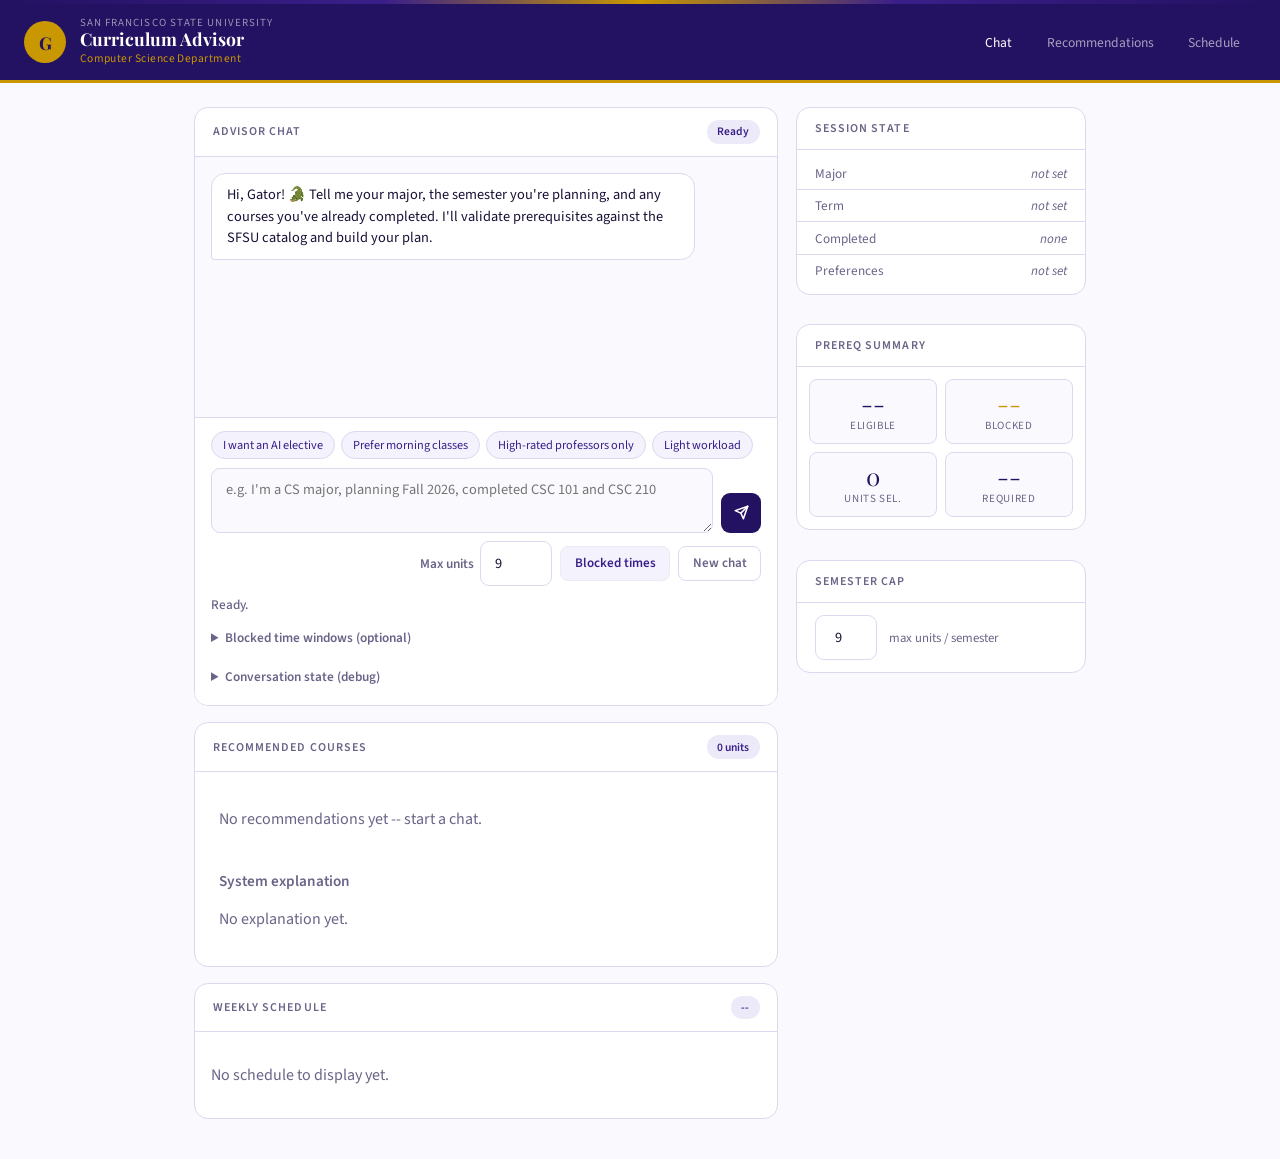
<file: frontend/index.html>
<!doctype html>
<html lang="en">
  <head>
    <meta charset="UTF-8" />
    <meta name="viewport" content="width=device-width, initial-scale=1.0" />
    <title>Curriculum Advisor . SF State CS</title>
    <link rel="stylesheet" href="css/styles.css?v=20260512-1" />
  </head>
  <body>

    <div class="gg-bar"></div>


    <header class="site-header">
      <div class="header-brand">
        <div class="gator-badge">G</div>
        <div class="brand-text">
          <div class="brand-sup">San Francisco State University</div>
          <h1 class="brand-name">Curriculum Advisor</h1>
          <div class="brand-sub">Computer Science Department</div>
        </div>
      </div>
      <nav class="header-nav" aria-label="Main tabs">
        <button class="nav-btn active" data-tab="chat">Chat</button>
        <button class="nav-btn" data-tab="results">Recommendations</button>
        <button class="nav-btn" data-tab="schedule">Schedule</button>
      </nav>
    </header>

    <main class="page-shell">
      <div class="main-grid">

        <div id="tab-content">


          <div id="tab-chat" class="tab-panel">
            <div class="panel chat-panel">
              <div class="panel-header">
                <span class="panel-title">Advisor chat</span>
                <span class="panel-badge" id="chat-term-badge">Ready</span>
              </div>

              <div id="chat-thread" class="chat-thread" aria-live="polite">
                <div class="chat-message chat-message-assistant">
                  <div class="chat-bubble">Hi, Gator! 🐊 Tell me your major, the semester you're planning, and any courses you've already completed. I'll validate prerequisites against the SFSU catalog and build your plan.</div>
                </div>
              </div>

              <div class="chat-footer">
 
                <div class="chat-chips" id="chat-chips">
                  <span class="chip">I want an AI elective</span>
                  <span class="chip">Prefer morning classes</span>
                  <span class="chip">High-rated professors only</span>
                  <span class="chip">Light workload</span>
                </div>

                <form id="chat-form" class="chat-form">
                  <div class="chat-input-row">
                    <textarea
                      id="chat-input"
                      class="chat-input"
                      rows="2"
                      placeholder="e.g. I'm a CS major, planning Fall 2026, completed CSC 101 and CSC 210"
                      required
                    ></textarea>
                    <button type="submit" id="chat-send" class="chat-send" aria-label="Send">
                      <svg width="15" height="15" viewBox="0 0 24 24" fill="none"
                           stroke="currentColor" stroke-width="2.5"
                           stroke-linecap="round" stroke-linejoin="round">
                        <line x1="22" y1="2" x2="11" y2="13"/>
                        <polygon points="22 2 15 22 11 13 2 9 22 2"/>
                      </svg>
                    </button>
                  </div>
                  <div class="chat-form-row">
                    <div class="chat-tools">
                      <label class="chat-tool-label">
                        Max units
                        <input id="chat-max-units" type="number" min="1" max="21" value="9"
                               class="chat-tool-input" />
                      </label>
                      <button type="button" id="chat-blocked-toggle" class="chat-tool-button">
                        Blocked times
                      </button>
                      <button type="button" id="chat-reset"
                              class="chat-tool-button chat-tool-button-secondary">
                        New chat
                      </button>
                    </div>
                  </div>
                </form>

                <p id="chat-status" class="chat-status">Ready.</p>

                <details id="chat-blocked-windows" class="chat-blocked-windows">
                  <summary>Blocked time windows (optional)</summary>
                  <div class="blocked-windows-builder">
                    <div class="blocked-windows-inputs">
                      <select id="blocked-day" class="blocked-day-select">
                        <option>Monday</option><option>Tuesday</option>
                        <option>Wednesday</option><option>Thursday</option>
                        <option>Friday</option><option>Saturday</option>
                        <option>Sunday</option>
                      </select>
                      <input id="blocked-start" type="time" value="09:00" class="blocked-time-input" />
                      <span class="blocked-separator">&ndash;</span>
                      <input id="blocked-end"   type="time" value="11:00" class="blocked-time-input" />
                      <button type="button" id="add-blocked-btn" class="blocked-add-btn">Add</button>
                    </div>
                    <div id="blocked-windows-list" class="blocked-windows-list" aria-live="polite"></div>
                  </div>
                </details>

                <details class="chat-debug">
                  <summary>Conversation state (debug)</summary>
                  <pre id="chat-state-debug" class="chat-state-debug">(empty)</pre>
                </details>
              </div>
            </div>
          </div>


          <div id="tab-results" class="tab-panel hidden">
            <section class="panel" id="results-panel">
              <div class="panel-header">
                <span class="panel-title">Recommended courses</span>
                <span class="panel-badge" id="results-units-badge">0 units</span>
              </div>
              <div class="results-body">
                <div id="progress-container" class="progress-container" style="display:none">
                  <div class="progress-top">
                    <span class="progress-lbl">Degree progress</span>
                    <span class="progress-val" id="progress-text">0 / 0 units</span>
                  </div>
                  <div class="progress-track">
                    <div id="progress-fill" class="progress-fill"></div>
                  </div>
                </div>

                <div id="recommendations" class="recommendation-list">
                  <p class="empty-state">No recommendations yet -- start a chat.</p>
                </div>

                <div id="prereq-blocked-section" class="prereq-blocked-section" hidden>
                  <h3>Excluded by prerequisite validation</h3>
                  <p class="prereq-blocked-help">
                    These courses match your requirement groups but you haven't yet completed
                    their prerequisites. The deterministic prereq-graph validator removed them.
                  </p>
                  <ul id="prereq-blocked-list" class="prereq-blocked-list"></ul>
                </div>

                <h3 style="margin-top:1.5rem;font-size:0.95rem;color:var(--muted);font-family:'Source Sans 3',sans-serif;font-weight:600;">System explanation</h3>
                <p id="explanation" class="explanation">No explanation yet.</p>
              </div>
            </section>
          </div>


          <div id="tab-schedule" class="tab-panel hidden">
            <section class="panel">
              <div class="panel-header">
                <span class="panel-title">Weekly schedule</span>
                <span class="panel-badge" id="schedule-badge">--</span>
              </div>
              <div style="padding:1rem">
                <div id="schedule-container" class="schedule-container" style="display:none">
                  <div id="schedule-grid" class="schedule-grid"></div>
                </div>
                <p id="schedule-placeholder" class="empty-state">No schedule to display yet.</p>
              </div>
            </section>
          </div>

        </div>

        <aside class="sidebar">

          <div class="panel">
            <div class="panel-header"><span class="panel-title">Session state</span></div>
            <div class="state-rows">
              <div class="state-row">
                <span class="state-key">Major</span>
                <span class="state-val unset" id="st-major">not set</span>
              </div>
              <div class="state-row">
                <span class="state-key">Term</span>
                <span class="state-val unset" id="st-term">not set</span>
              </div>
              <div class="state-row">
                <span class="state-key">Completed</span>
                <span class="state-val unset" id="st-completed">none</span>
              </div>
              <div class="state-row">
                <span class="state-key">Preferences</span>
                <span class="state-val unset" id="st-prefs">not set</span>
              </div>
            </div>
          </div>

          <div class="panel">
            <div class="panel-header"><span class="panel-title">Prereq summary</span></div>
            <div class="stat-grid">
              <div class="stat">
                <div class="stat-num" id="st-eligible">--</div>
                <div class="stat-label">Eligible</div>
              </div>
              <div class="stat">
                <div class="stat-num gold" id="st-blocked">--</div>
                <div class="stat-label">Blocked</div>
              </div>
              <div class="stat">
                <div class="stat-num" id="st-units-sel">0</div>
                <div class="stat-label">Units sel.</div>
              </div>
              <div class="stat">
                <div class="stat-num" id="st-units-req">--</div>
                <div class="stat-label">Required</div>
              </div>
            </div>
          </div>

          <div class="panel">
            <div class="panel-header"><span class="panel-title">Semester cap</span></div>
            <div class="units-row">
              <input class="units-input" type="number" id="sidebar-max-units"
                     value="9" min="1" max="21" />
              <span class="units-hint">max units / semester</span>
            </div>
          </div>

        </aside>

      </div>
    </main>

    <script src="js/api.js?v=20260512-1"></script>
    <script src="js/app.js?v=20260512-1"></script>
  </body>
</html>
</file>
<file: frontend/css/styles.css>
@import url("https://fonts.googleapis.com/css2?family=Playfair+Display:wght@600;700&family=Source+Sans+3:wght@400;500;600&display=swap");

:root {
  --purple:        #231161;
  --purple-mid:    #3a1f8a;
  --purple-light:  #5b3ab5;
  --purple-pale:   #ece9f8;
  --purple-faint:  #f4f2fc;
  --gold:          #c99700;
  --gold-light:    #e6b800;
  --gold-pale:     #fdf6d8;
  --white:         #ffffff;
  --off-white:     #faf9fd;
  --text:          #1a1035;
  --muted:         #6b6488;
  --line:          #ddd8ef;
  --brand:         #231161;
  --brand-strong:  #160b42;
  --danger:        #b83232;
  --danger-bg:     #fceaea;
  --success:       #1a7a4a;
  --success-bg:    #eaf5ee;
}

* {
  box-sizing: border-box;
}

body {
  margin: 0;
  min-height: 100vh;
  font-family: "Source Sans 3", "Segoe UI", sans-serif;
  background: var(--off-white);
  color: var(--text);
}

h1, h2, h3, h4 {
  font-family: "Playfair Display", Georgia, serif;
  margin-top: 0;
}

.site-header {
  background: var(--purple);
  border-bottom: 3px solid var(--gold);
  display: flex;
  align-items: stretch;
  justify-content: space-between;
  padding: 0 1.5rem;
}

.header-brand {
  display: flex;
  align-items: center;
  gap: 0.85rem;
  padding: 0.85rem 0;
}

.gator-badge {
  width: 42px;
  height: 42px;
  border-radius: 50%;
  background: var(--gold);
  display: flex;
  align-items: center;
  justify-content: center;
  font-family: "Playfair Display", serif;
  font-weight: 700;
  font-size: 1.1rem;
  color: var(--purple);
  flex-shrink: 0;
}

.brand-sup {
  font-size: 0.68rem;
  color: rgba(255, 255, 255, 0.55);
  letter-spacing: 0.1em;
  text-transform: uppercase;
  line-height: 1;
}

.brand-name {
  font-family: "Playfair Display", serif;
  font-size: 1.1rem;
  color: #fff;
  line-height: 1.2;
  margin: 0;
}

.brand-sub {
  font-size: 0.72rem;
  color: var(--gold);
  letter-spacing: 0.04em;
}

.header-nav {
  display: flex;
  align-items: center;
  gap: 0.15rem;
}

.nav-btn {
  padding: 0.5rem 1rem;
  background: none;
  border: none;
  border-bottom: 2px solid transparent;
  color: rgba(255, 255, 255, 0.6);
  font-family: "Source Sans 3", sans-serif;
  font-size: 0.85rem;
  cursor: pointer;
  height: 100%;
  display: flex;
  align-items: center;
  transition: color 0.15s, border-color 0.15s;
  margin-bottom: -3px; 
}

.nav-btn:hover {
  color: #fff;
}

.nav-btn.active {
  color: #fff;
  border-bottom-color: var(--gold);
}

.gg-bar {
  height: 4px;
  background: linear-gradient(
    90deg,
    var(--purple) 0%,
    var(--purple-mid) 30%,
    var(--gold) 50%,
    var(--purple-mid) 70%,
    var(--purple) 100%
  );
}

.page-shell {
  max-width: 940px;
  margin: 0 auto;
  padding: 1.5rem;
}

.main-grid.full-width ~ * .page-shell,
body:has(.main-grid.full-width) .page-shell {
  max-width: 1200px;
}

.panel {
  background: var(--white);
  border: 1px solid var(--line);
  border-radius: 14px;
  overflow: hidden;
  margin-bottom: 1rem;
}

.panel-header {
  padding: 0.75rem 1.1rem;
  border-bottom: 1px solid var(--line);
  display: flex;
  align-items: center;
  justify-content: space-between;
}

.panel-title {
  font-size: 0.75rem;
  text-transform: uppercase;
  letter-spacing: 0.09em;
  color: var(--muted);
  font-weight: 600;
  font-family: "Source Sans 3", sans-serif;
}

.panel-badge {
  font-size: 0.72rem;
  padding: 0.2rem 0.65rem;
  border-radius: 99px;
  background: var(--purple-pale);
  color: var(--purple-mid);
  font-weight: 600;
}

.main-grid {
  display: grid;
  grid-template-columns: 1fr 290px;
  gap: 1.1rem;
  align-items: start;
}

.main-grid.full-width {
  grid-template-columns: 1fr;
}

.main-grid.full-width .sidebar {
  display: none;
}

.sidebar {
  display: flex;
  flex-direction: column;
  gap: 0.85rem;
}

.chat-panel {
  display: flex;
  flex-direction: column;
}

.chat-thread {
  padding: 1rem;
  display: flex;
  flex-direction: column;
  gap: 0.65rem;
  min-height: 260px;
  max-height: 340px;
  overflow-y: auto;
  background: var(--off-white);
}

.chat-message {
  display: flex;
  flex-direction: column;
  gap: 0.18rem;
  max-width: 88%;
}

.chat-message-user {
  align-self: flex-end;
}

.chat-message-assistant {
  align-self: flex-start;
}

.chat-bubble {
  padding: 0.65rem 0.95rem;
  border-radius: 14px;
  font-size: 0.9rem;
  line-height: 1.5;
  word-wrap: break-word;
  white-space: normal;
}

.chat-bubble.preserve-whitespace {
  white-space: pre-wrap;
}

.chat-message-user .chat-bubble {
  background: var(--purple);
  color: #fff;
  border-bottom-right-radius: 3px;
}

.chat-message-assistant .chat-bubble {
  background: var(--white);
  color: var(--text);
  border: 1px solid var(--line);
  border-bottom-left-radius: 3px;
}

.chat-bubble-thinking {
  background: var(--purple-faint);
  color: var(--muted);
  font-style: italic;
}

.chat-message-meta {
  margin: 0;
  font-size: 0.72rem;
  color: var(--muted);
  padding-inline: 0.35rem;
}

.chat-footer {
  padding: 0.85rem 1rem;
  border-top: 1px solid var(--line);
  background: var(--white);
  display: flex;
  flex-direction: column;
  gap: 0.55rem;
}

.chat-chips {
  display: flex;
  flex-wrap: wrap;
  gap: 0.35rem;
}

.chip {
  padding: 0.25rem 0.7rem;
  border-radius: 99px;
  border: 1px solid var(--line);
  background: var(--purple-faint);
  color: var(--purple-mid);
  font-size: 0.77rem;
  cursor: pointer;
  transition: all 0.15s;
  font-family: "Source Sans 3", sans-serif;
}

.chip:hover {
  background: var(--purple-pale);
  border-color: var(--purple-light);
}

.chat-form {
  display: flex;
  flex-direction: column;
  gap: 0.5rem;
}

.chat-input-row {
  display: flex;
  gap: 0.5rem;
  align-items: flex-end;
}

.chat-input {
  flex: 1;
  padding: 0.65rem 0.85rem;
  border-radius: 9px;
  border: 1px solid var(--line);
  background: var(--off-white);
  color: var(--text);
  font-family: "Source Sans 3", sans-serif;
  font-size: 0.9rem;
  resize: vertical;
  min-height: 42px;
  outline: none;
  transition: border-color 0.2s ease;
}

.chat-input:focus {
  border-color: var(--purple-light);
  box-shadow: 0 0 0 3px rgba(91, 58, 181, 0.1);
}

.chat-send {
  width: 40px;
  height: 40px;
  border-radius: 9px;
  border: none;
  flex-shrink: 0;
  background: var(--purple);
  color: #fff;
  cursor: pointer;
  display: flex;
  align-items: center;
  justify-content: center;
  transition: background 0.15s;
}

.chat-send:hover:not(:disabled) {
  background: var(--purple-mid);
}

.chat-send:disabled {
  opacity: 0.55;
  cursor: not-allowed;
}

.chat-form-row {
  display: flex;
  align-items: center;
  justify-content: flex-end;
  gap: 0.6rem;
}

.chat-tools {
  display: flex;
  align-items: center;
  gap: 0.5rem;
  flex-wrap: wrap;
}

.chat-tool-label {
  display: inline-flex;
  align-items: center;
  gap: 0.4rem;
  font-size: 0.83rem;
  color: var(--muted);
  font-weight: 600;
}

.chat-tool-input {
  width: 4.5rem;
  padding: 0.42rem 0.55rem;
  border-radius: 8px;
  border: 1px solid var(--line);
  background: var(--off-white);
  color: var(--text);
  font-size: 0.9rem;
  font-family: "Source Sans 3", sans-serif;
}

.chat-tool-button {
  padding: 0.45rem 0.85rem;
  border: 1px solid var(--purple-pale);
  background: var(--purple-faint);
  color: var(--purple-mid);
  border-radius: 8px;
  font-weight: 600;
  font-size: 0.82rem;
  cursor: pointer;
  transition: background 0.15s;
  font-family: "Source Sans 3", sans-serif;
}

.chat-tool-button:hover {
  background: var(--purple-pale);
}

.chat-tool-button-secondary {
  border-color: var(--line);
  color: var(--muted);
  background: var(--white);
}

.chat-status {
  margin: 0;
  font-size: 0.83rem;
  color: var(--muted);
  font-weight: 500;
}

.chat-status.error   { color: var(--danger); }
.chat-status.success { color: var(--success); }
.chat-status.info    { color: var(--purple-mid); }

.chat-blocked-windows summary,
.chat-debug summary {
  cursor: pointer;
  font-size: 0.83rem;
  color: var(--muted);
  font-weight: 600;
  padding: 0.35rem 0;
}

.chat-state-debug {
  margin: 0.5rem 0 0;
  background: var(--purple-faint);
  border-radius: 8px;
  padding: 0.5rem 0.75rem;
  font-size: 0.77rem;
  color: var(--text);
  white-space: pre-wrap;
  word-break: break-word;
}

.state-rows {
  padding: 0.5rem 0;
}

.state-row {
  display: flex;
  justify-content: space-between;
  align-items: center;
  padding: 0.38rem 1.1rem;
  font-size: 0.83rem;
}

.state-row:not(:last-child) {
  border-bottom: 1px solid var(--line);
}

.state-key { color: var(--muted); }

.state-val           { font-weight: 600; color: var(--text); }
.state-val.set       { color: var(--purple-mid); }
.state-val.unset     { color: var(--muted); font-style: italic; font-weight: 400; }
.state-val.warn      { color: var(--danger); }

.stat-grid {
  display: grid;
  grid-template-columns: 1fr 1fr;
  gap: 0.5rem;
  padding: 0.75rem;
}

.stat {
  background: var(--off-white);
  border: 1px solid var(--line);
  border-radius: 8px;
  padding: 0.65rem 0.5rem;
  text-align: center;
}

.stat-num {
  font-family: "Playfair Display", serif;
  font-size: 1.5rem;
  color: var(--purple);
  line-height: 1;
}

.stat-num.gold { color: var(--gold); }
.stat-num.danger { color: var(--danger); }

.stat-label {
  font-size: 0.69rem;
  color: var(--muted);
  margin-top: 0.2rem;
  text-transform: uppercase;
  letter-spacing: 0.06em;
}

.units-row {
  display: flex;
  align-items: center;
  gap: 0.75rem;
  padding: 0.75rem 1.1rem;
}

.units-input {
  width: 62px;
  padding: 0.45rem 0.55rem;
  border-radius: 8px;
  border: 1px solid var(--line);
  background: var(--off-white);
  font-family: "Source Sans 3", sans-serif;
  font-size: 0.9rem;
  color: var(--text);
  text-align: center;
  outline: none;
}

.units-input:focus {
  border-color: var(--purple-light);
}

.units-hint {
  font-size: 0.8rem;
  color: var(--muted);
}

.results-body {
  padding: 1.25rem 1.5rem;
  width: 100%;
}

.progress-wrap {
  margin-bottom: 1.1rem;
}

.progress-top {
  display: flex;
  justify-content: space-between;
  align-items: baseline;
  margin-bottom: 0.4rem;
}

.progress-lbl {
  font-size: 0.78rem;
  color: var(--muted);
}

.progress-val {
  font-size: 0.85rem;
  font-weight: 600;
  color: var(--purple);
}

.progress-track {
  height: 7px;
  background: var(--purple-pale);
  border-radius: 99px;
  overflow: hidden;
}

.progress-fill {
  height: 100%;
  background: linear-gradient(90deg, var(--purple), var(--purple-light));
  border-radius: 99px;
  transition: width 0.7s cubic-bezier(0.34, 1.56, 0.64, 1);
  width: 0;
}

.group-label {
  font-family: "Playfair Display", serif;
  font-size: 1.05rem;
  color: var(--purple);
  margin: 1.1rem 0 0.65rem;
  display: flex;
  align-items: center;
  gap: 0.65rem;
}

.group-label::after {
  content: "";
  flex: 1;
  height: 1px;
  background: var(--line);
}

.course-grid {
  display: grid;
  grid-template-columns: 1fr 1fr;
  gap: 0.65rem;
}

.main-grid.full-width .course-grid,
.course-grid {
  grid-template-columns: repeat(3, 1fr);
}

.main-grid.full-width .schedule-grid {
  grid-template-columns: repeat(5, 1fr);
}

.recommendation-list {
  display: flex;
  flex-direction: column;
  gap: 0.65rem;
}

.recommendation-card {
  background: var(--white);
  border: 1px solid var(--line);
  border-radius: 11px;
  padding: 0.9rem;
  position: relative;
  overflow: hidden;
  cursor: pointer;
  transition: border-color 0.15s, box-shadow 0.15s, transform 0.15s;
  animation: rise-in 300ms ease;
  width: 100%;
  box-sizing: border-box;
}

.recommendation-card::before {
  content: "";
  position: absolute;
  left: 0;
  top: 0;
  bottom: 0;
  width: 3px;
  background: var(--gold);
}

.recommendation-card:hover {
  border-color: var(--purple-light);
  box-shadow: 0 2px 14px rgba(35, 17, 97, 0.09);
  transform: translateY(-1px);
}

.course-code {
  font-size: 0.73rem;
  color: var(--purple-mid);
  font-weight: 700;
  letter-spacing: 0.07em;
  margin: 0 0 0.2rem;
}

.recommendation-card h4 {
  font-size: 0.9rem;
  font-weight: 600;
  color: var(--text);
  margin: 0 0 0.35rem;
  line-height: 1.3;
  font-family: "Source Sans 3", sans-serif;
}

.course-meta {
  margin: 0 0 0.45rem;
  color: var(--muted);
  font-size: 0.82rem;
}

.course-tags {
  display: flex;
  flex-wrap: wrap;
  gap: 0.28rem;
  margin-bottom: 0.55rem;
}

.tag {
  font-size: 0.7rem;
  padding: 0.15rem 0.52rem;
  border-radius: 99px;
  border: 1px solid;
}

.tag-units   { color: var(--gold);    border-color: rgba(201,151,0,0.3);    background: var(--gold-pale); }
.tag-time    { color: #1565a0;        border-color: rgba(21,101,160,0.2);   background: #e8f1fb; }
.tag-prereq  { color: var(--success); border-color: rgba(26,122,74,0.2);    background: var(--success-bg); }

.course-schedule {
  margin: 0.3rem 0 0;
  color: var(--purple-mid);
  font-size: 0.84rem;
  font-weight: 600;
}

.course-description {
  margin: 0.5rem 0 0;
  color: var(--text);
  line-height: 1.5;
  font-size: 0.88rem;
}

.course-prerequisite {
  margin: 0.35rem 0 0;
  font-size: 0.8rem;
  color: var(--muted);
  font-weight: 500;
}

.course-rationale {
  margin: 0.35rem 0 0;
  padding: 0.45rem 0.65rem;
  background: var(--purple-faint);
  border-left: 3px solid var(--purple-mid);
  border-radius: 6px;
  color: var(--text);
  font-size: 0.86rem;
  line-height: 1.4;
  font-style: italic;
}

.professor-card {
  display: grid;
  grid-template-columns: auto minmax(0, 1fr);
  align-items: start;
  gap: 0.75rem 0.9rem;
  margin-top: 0.65rem;
  padding: 0.7rem;
  background: var(--purple-faint);
  border: 1px solid var(--line);
  border-radius: 10px;
}

.professor-visual {
  display: flex;
  align-items: flex-start;
  flex: 0 0 auto;
}

.professor-image {
  width: 64px;
  height: 64px;
  border-radius: 50%;
  object-fit: cover;
  flex: 0 0 auto;
  border: 2px solid var(--purple-pale);
}

.professor-meta {
  display: flex;
  flex-direction: column;
  gap: 0.3rem;
  min-width: 0;
}

.professor-name {
  margin: 0;
  font-weight: 700;
  color: var(--text);
  line-height: 1.2;
  font-size: 0.88rem;
}

.professor-pill-row {
  display: flex;
  flex-wrap: wrap;
  align-items: center;
  gap: 0.4rem;
  min-width: 0;
}

.professor-summary {
  margin: 0;
  color: var(--muted);
  font-size: 0.84rem;
  line-height: 1.35;
  max-width: 60ch;
}

.professor-rating-pill {
  display: inline-flex;
  align-items: center;
  justify-content: center;
  padding: 0.22rem 0.6rem;
  border-radius: 99px;
  font-weight: 700;
  font-size: 0.78rem;
  white-space: nowrap;
}

.pill-tone-green  { background: var(--success-bg); color: var(--success); border: 1px solid rgba(26,122,74,0.2); }
.pill-tone-yellow { background: var(--gold-pale);   color: #7a5a00;       border: 1px solid rgba(201,151,0,0.3); }
.pill-tone-red    { background: var(--danger-bg);   color: var(--danger);  border: 1px solid rgba(184,50,50,0.2); }
.pill-tone-neutral{ background: var(--purple-pale); color: var(--purple-mid); border: 1px solid var(--line); }

.rmp-badge {
  display: flex;
  flex-wrap: wrap;
  align-items: center;
  gap: 0.4rem;
}

.rmp-rating,
.rmp-difficulty,
.rmp-wta {
  display: inline-flex;
  align-items: center;
  padding: 0.2rem 0.52rem;
  border-radius: 99px;
  font-size: 0.77rem;
  font-weight: 600;
}

.rmp-link {
  display: inline-flex;
  align-items: center;
  padding: 0.2rem 0.52rem;
  border-radius: 99px;
  background: none;
  border: 1px solid var(--purple-mid);
  color: var(--purple-mid);
  font-size: 0.75rem;
  font-weight: 700;
  text-decoration: none;
  transition: background 0.15s, color 0.15s;
}

.rmp-link:hover {
  background: var(--purple);
  color: #fff;
}

.prereq-blocked-section {
  margin-top: 1.25rem;
  padding: 0.85rem 1rem;
  background: var(--danger-bg);
  border: 1px solid rgba(184, 50, 50, 0.18);
  border-radius: 11px;
}

.prereq-blocked-section h3 {
  margin: 0 0 0.25rem;
  color: var(--danger);
  font-size: 0.9rem;
  font-family: "Source Sans 3", sans-serif;
  font-weight: 700;
}

.prereq-blocked-help {
  margin: 0 0 0.55rem;
  color: var(--muted);
  font-size: 0.84rem;
}

.prereq-blocked-list {
  margin: 0;
  padding-left: 1.1rem;
  display: grid;
  gap: 0.28rem;
}

.prereq-blocked-item {
  font-size: 0.86rem;
  color: var(--text);
}

.prereq-blocked-title  { color: var(--text); }
.prereq-blocked-reason { color: var(--muted); font-weight: 500; }

.schedule-container {
  margin: 0.5rem 0 2rem;
}

.schedule-grid {
  display: grid;
  grid-template-columns: repeat(auto-fit, minmax(148px, 1fr));
  gap: 0.75rem;
}

.schedule-day {
  padding: 0.85rem;
  background: var(--purple-faint);
  border-radius: 11px;
  border: 1px solid var(--line);
}

.schedule-day h4 {
  margin: 0 0 0.65rem;
  color: var(--purple);
  font-size: 0.9rem;
  font-family: "Source Sans 3", sans-serif;
  font-weight: 700;
  text-transform: uppercase;
  letter-spacing: 0.06em;
}

.schedule-course {
  padding: 0.6rem;
  margin-bottom: 0.45rem;
  background: var(--white);
  border-radius: 8px;
  border-left: 3px solid var(--gold);
  font-size: 0.86rem;
}

.schedule-course strong {
  display: block;
  color: var(--purple);
  font-weight: 700;
  margin-bottom: 0.18rem;
}

.schedule-time {
  margin: 0;
  color: var(--muted);
  font-size: 0.8rem;
}

.schedule-empty {
  margin: 0;
  color: var(--muted);
  font-style: italic;
  font-size: 0.86rem;
}

.progress-container {
  margin-bottom: 1.25rem;
  padding: 0.9rem 1rem;
  background: var(--purple-faint);
  border-radius: 11px;
  border: 1px solid var(--line);
}

.progress-container h3 {
  margin-top: 0;
  margin-bottom: 0.65rem;
  font-size: 1rem;
  color: var(--purple);
}

.progress-bar {
  width: 100%;
  height: 8px;
  background: var(--purple-pale);
  border-radius: 99px;
  overflow: hidden;
  margin-bottom: 0.45rem;
}

.progress-bar .progress-fill {
  height: 100%;
  background: linear-gradient(90deg, var(--purple), var(--gold));
  border-radius: 99px;
  width: 0;
  transition: width 0.4s ease;
}

.progress-text {
  margin: 0;
  color: var(--muted);
  font-size: 0.85rem;
  font-weight: 600;
}

.advisor-form {
  display: grid;
  grid-template-columns: 1fr 1fr;
  gap: 1rem;
}

.form-group {
  display: flex;
  flex-direction: column;
  gap: 0.35rem;
}

label {
  display: block;
  font-weight: 600;
  font-size: 0.9rem;
}

select,
input[type="text"],
input[type="number"] {
  padding: 0.7rem 0.85rem;
  border-radius: 9px;
  border: 1px solid var(--line);
  background: var(--white);
  color: var(--text);
  font-family: "Source Sans 3", sans-serif;
  font-size: 0.9rem;
  transition: border-color 0.2s ease;
}

select:focus,
input:focus {
  outline: none;
  border-color: var(--purple-light);
  box-shadow: 0 0 0 3px rgba(91, 58, 181, 0.1);
}

.form-full {
  grid-column: 1 / -1;
}

.form-submit {
  grid-column: 1 / -1;
  padding: 0.8rem 1.2rem;
  border: 0;
  border-radius: 9px;
  background: linear-gradient(180deg, var(--purple-mid), var(--purple));
  color: #fff;
  font-weight: 700;
  font-size: 0.95rem;
  font-family: "Source Sans 3", sans-serif;
  cursor: pointer;
  transition: transform 0.15s ease, box-shadow 0.15s ease;
}

.form-submit:hover:not(:disabled) {
  transform: translateY(-1px);
  box-shadow: 0 5px 14px rgba(35, 17, 97, 0.22);
}

.form-submit:disabled {
  opacity: 0.6;
  cursor: not-allowed;
}

.transcript-textarea,
.completed-textarea,
.preferences-textarea {
  width: 100%;
  padding: 0.65rem 0.85rem;
  border-radius: 9px;
  border: 1px solid var(--line);
  background: var(--white);
  color: var(--text);
  font-family: "Source Sans 3", sans-serif;
  font-size: 0.88rem;
  resize: vertical;
  transition: border-color 0.2s ease;
}

.transcript-textarea:focus,
.completed-textarea:focus,
.preferences-textarea:focus {
  outline: none;
  border-color: var(--purple-light);
  box-shadow: 0 0 0 3px rgba(91, 58, 181, 0.1);
}

.transcript-dropzone {
  border: 2px dashed var(--line);
  border-radius: 11px;
  padding: 0.5rem;
  background: var(--purple-faint);
  transition: border-color 0.2s ease, background 0.2s ease;
}

.transcript-dropzone.drag-over {
  border-color: var(--purple-light);
  background: var(--purple-pale);
}

.dropzone-hint {
  margin: 0.3rem 0.25rem 0.1rem;
  color: var(--muted);
  font-size: 0.78rem;
}

.blocked-windows-builder {
  display: flex;
  flex-direction: column;
  gap: 0.6rem;
}

.blocked-windows-inputs {
  display: flex;
  flex-wrap: wrap;
  align-items: center;
  gap: 0.5rem;
}

.blocked-day-select {
  flex: 1 1 120px;
  min-width: 100px;
  padding: 0.55rem 0.7rem;
  border-radius: 8px;
  border: 1px solid var(--line);
  font-family: "Source Sans 3", sans-serif;
  font-size: 0.88rem;
  background: var(--white);
  color: var(--text);
}

.blocked-time-input {
  flex: 0 0 auto;
  padding: 0.55rem 0.6rem;
  border-radius: 8px;
  border: 1px solid var(--line);
  font-family: "Source Sans 3", sans-serif;
  font-size: 0.88rem;
  background: var(--white);
  color: var(--text);
}

.blocked-separator {
  color: var(--muted);
  font-weight: 700;
}

.blocked-add-btn {
  padding: 0.55rem 1rem;
  border: 0;
  border-radius: 8px;
  background: var(--purple);
  color: #fff;
  font-weight: 700;
  font-size: 0.86rem;
  font-family: "Source Sans 3", sans-serif;
  cursor: pointer;
  transition: background 0.15s;
}

.blocked-add-btn:hover {
  background: var(--purple-mid);
}

.blocked-windows-list {
  display: flex;
  flex-wrap: wrap;
  gap: 0.4rem;
  min-height: 1.5rem;
}

.blocked-chip {
  display: inline-flex;
  align-items: center;
  gap: 0.3rem;
  padding: 0.28rem 0.65rem;
  border-radius: 99px;
  background: var(--purple-pale);
  border: 1px solid var(--line);
  font-size: 0.82rem;
  font-weight: 600;
  color: var(--purple-mid);
}

.blocked-chip-remove {
  border: 0;
  background: none;
  cursor: pointer;
  font-size: 1rem;
  line-height: 1;
  color: var(--muted);
  padding: 0;
  margin-left: 0.1rem;
}

.blocked-chip-remove:hover {
  color: var(--danger);
}

.status {
  margin: 0.75rem 0 0;
  color: var(--muted);
}

.status.error { color: var(--danger); }

.empty-state,
.explanation {
  color: var(--muted);
}

.empty-state.inline { margin: 0; }

.lookup-panel {
  display: flex;
  flex-direction: column;
  gap: 1rem;
}

.lookup-header {
  display: flex;
  flex-wrap: wrap;
  justify-content: space-between;
  gap: 0.75rem 1rem;
  align-items: end;
}

.lookup-eyebrow {
  margin: 0 0 0.2rem;
  text-transform: uppercase;
  letter-spacing: 0.08em;
  color: var(--purple-mid);
  font-size: 0.73rem;
  font-weight: 800;
}

.lookup-header h2 { margin-bottom: 0; }

.lookup-help {
  margin: 0;
  max-width: 42ch;
  color: var(--muted);
  font-size: 0.9rem;
}

.lookup-form {
  display: grid;
  grid-template-columns: minmax(0, 1fr) auto;
  gap: 0.75rem;
}

.lookup-submit { grid-column: auto; align-self: stretch; }

.lookup-result {
  border: 1px solid var(--line);
  border-radius: 12px;
  background: var(--purple-faint);
  padding: 1rem;
}

.lookup-result .professor-card  { margin-top: 0; }
.lookup-result .professor-meta  { gap: 0.4rem; }

.lookup-result-empty { color: var(--muted); }

@keyframes rise-in {
  from { transform: translateY(4px); opacity: 0; }
  to   { transform: translateY(0);   opacity: 1; }
}

@media (max-width: 760px) {
  .site-header { flex-direction: column; align-items: flex-start; gap: 0; }
  .header-nav  { border-top: 1px solid rgba(255,255,255,0.1); width: 100%; padding: 0.25rem 0; }
  .nav-btn     { font-size: 0.8rem; padding: 0.4rem 0.75rem; }
  .main-grid   { grid-template-columns: 1fr; }
  .page-shell  { padding: 1rem; }
  .advisor-form { grid-template-columns: 1fr; }
  .form-submit  { grid-column: 1; }
  .schedule-grid { grid-template-columns: repeat(auto-fit, minmax(130px, 1fr)); }
  .course-grid   { grid-template-columns: 1fr; }
}
</file>
